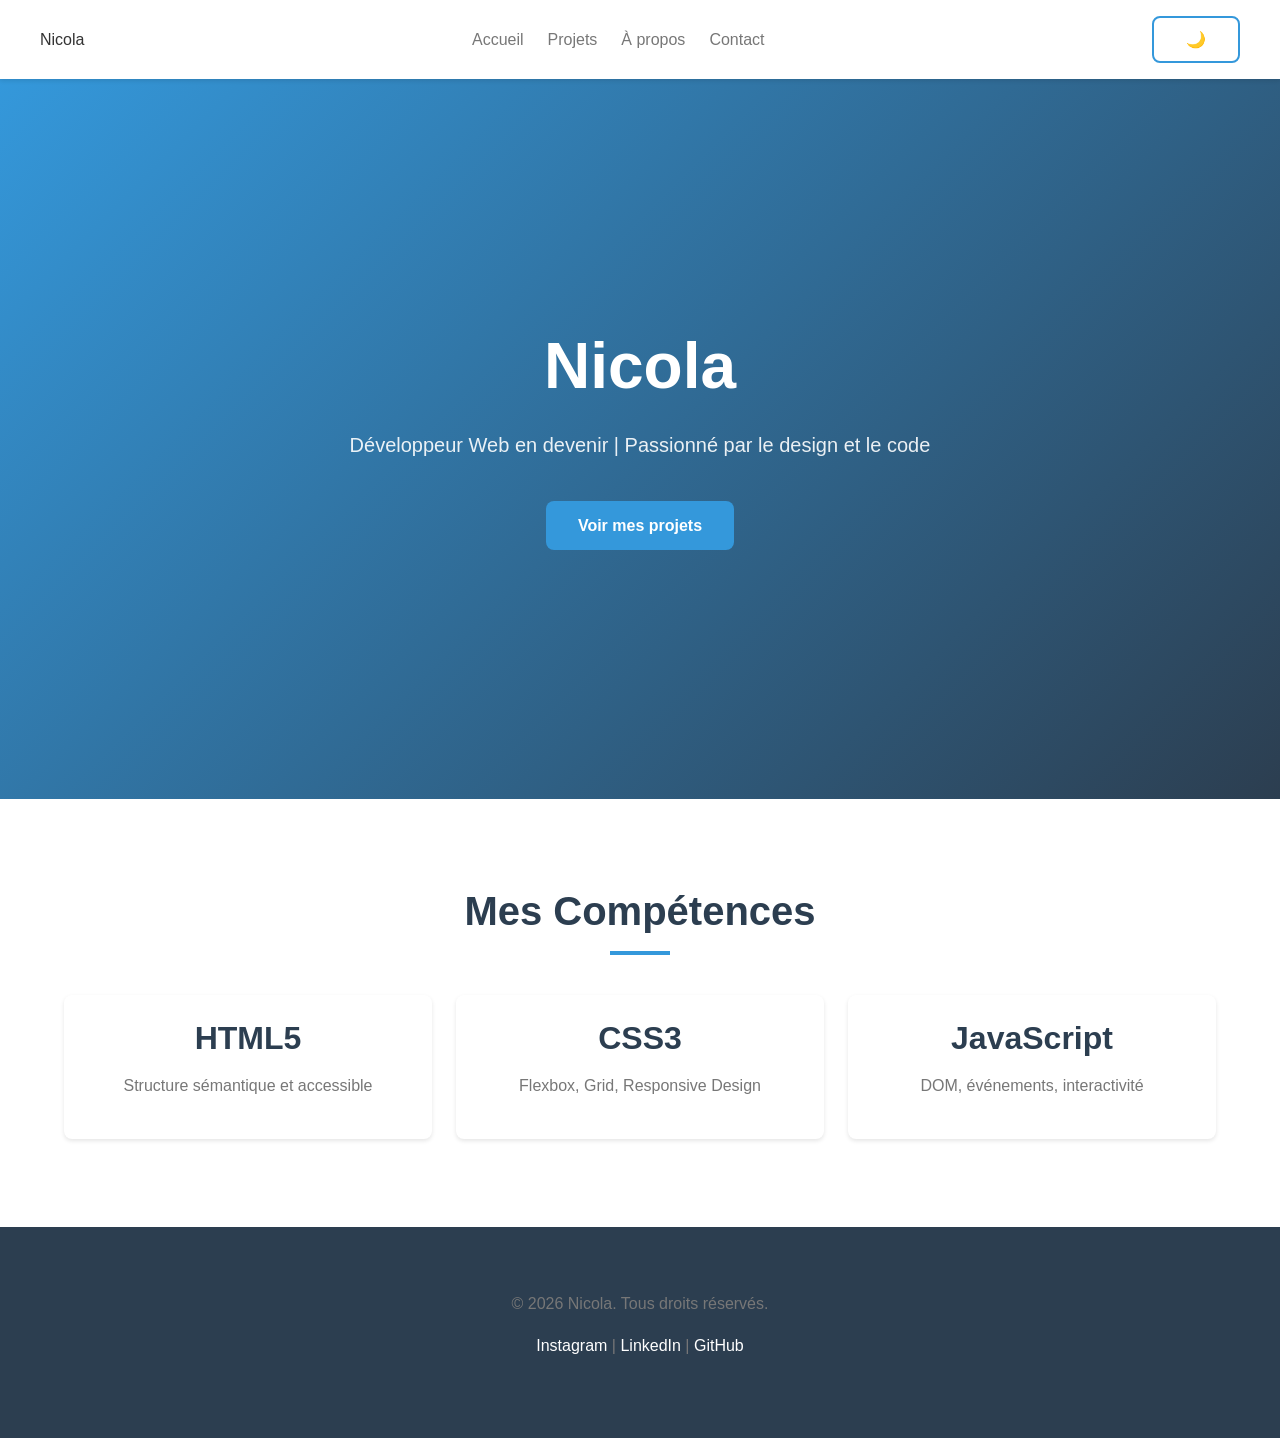
<file: index.html>
<!DOCTYPE html>
<html lang="fr">
<head>
    <meta charset="utf-8">
    <meta name="viewport" content="width=device-width, initial-scale=1.0">
    <title>Nicola - Développeur Web</title>
    <link rel="stylesheet" href="css/style.css">
</head>
<body>
    <!-- Header : Navbar -->
    <header class="header">
        <nav class="navbar container">
            <div class="nav-logo">Nicola</div>
            <ul class="nav-links">
                <li><a href="index.html">Accueil</a></li>
                <li><a href="projets.html">Projets</a></li>
                <li><a href="apropos.html">À propos</a></li>
                <li><a href="contact.html">Contact</a></li>
            </ul>
            <button id="btnTheme" class="btn btn-secondary">🌙</button>
        </nav>
    </header>

    <!-- Hero Section -->
    <section class="hero">
        <div class="container">
            <h1>Nicola</h1>
            <p>Développeur Web en devenir | Passionné par le design et le code</p>
            <a href="projets.html" class="btn btn-primary">Voir mes projets</a>
        </div>
    </section>

    <!-- Section Compétences -->
    <section class="section">
        <div class="container">
            <h2 class="section-title">Mes Compétences</h2>
            <div class="grid grid-3">
                <div class="card text-center">
                    <h3>HTML5</h3>
                    <p>Structure sémantique et accessible</p>
                </div>
                <div class="card text-center">
                    <h3>CSS3</h3>
                    <p>Flexbox, Grid, Responsive Design</p>
                </div>
                <div class="card text-center">
                    <h3>JavaScript</h3>
                    <p>DOM, événements, interactivité</p>
                </div>
            </div>
        </div>
    </section>

    <!-- Footer -->
    <footer class="footer">
        <div class="container">
            <p>&copy; 2026 Nicola. Tous droits réservés.</p>
            <p>
                <a href="https://www.instagram.com/kikasvryat" target="_blank">Instagram</a> |
                <a href="#">LinkedIn</a> |
                <a href="#">GitHub</a>
            </p>
        </div>
    </footer>

    <script src="js/script.js"></script>
</body>
</html>
</file>
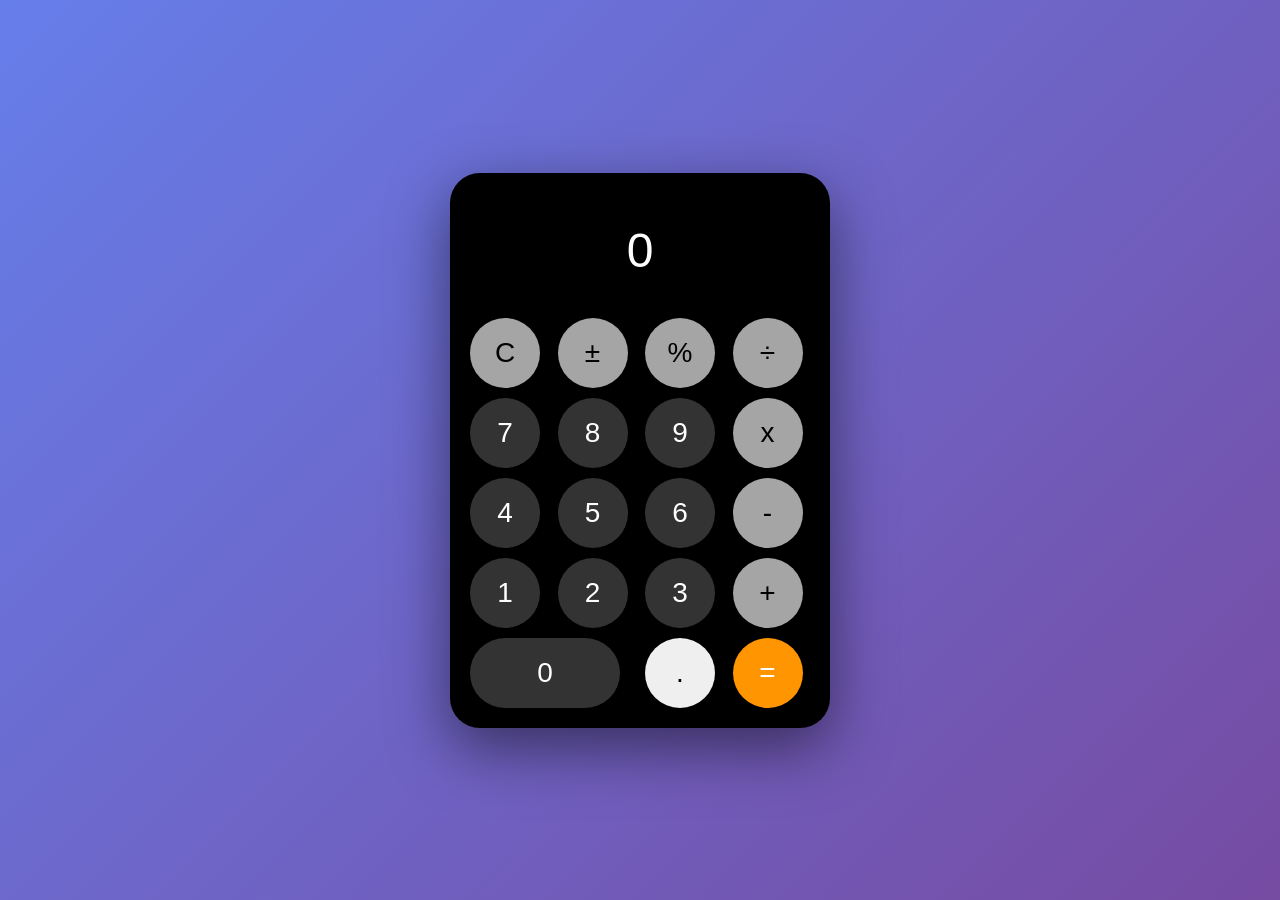
<file: projet/calculatrice v2/index.html>
<!DOCTYPE html>
<html lang="fr">
    <head>
        <meta charset="utf-8">
        <meta name="viewport" content="width=device-width, initial-scale=1.0">
        <title>Calculatrice V2</title>
        <link rel="stylesheet" href="style.css">
    </head>

    <body>
        <div class="calculatrice">

            <div id="ecran" class="ecran">0</div>

            <div class="boutons"> 
                <!--1er ligne-->
                <button id="btnClear" class="btn btn-fonction">C</button>
                <button id="btnPlusMoins" class="btn btn-fonction">±</button>
                <button id="btnPourcent" class="btn btn-fonction">%</button>
                <button id="btnDiviser" class="btn btn-fonction">÷</button>
                <!--2ème ligne-->
                <button data-numero="7" class="btn btn-numero">7</button>
                <button data-numero="8" class="btn btn-numero">8</button>
                <button data-numero="9" class="btn btn-numero">9</button>
                <button id="btnMultiplier" class="btn btn-fonction">x</button>
                <!--3ème ligne-->
                <button data-numero="4" class="btn btn-numero">4</button>
                <button data-numero="5" class="btn btn-numero">5</button>
                <button data-numero="6" class="btn btn-numero">6</button>
                <button id="btnSoustraire" class="btn btn-fonction">-</button>
                <!--4ème ligne-->
                <button data-numero="1" class="btn btn-numero">1</button>
                <button data-numero="2" class="btn btn-numero">2</button>
                <button data-numero="3" class="btn btn-numero">3</button>
                <button id="btnAdditionner" class="btn btn-fonction">+</button>
                <!--5ème ligne-->
                <button data-numero="0" class="btn btn-numero btn-zero">0</button>
                <button id="btnVirgule" class="btn">.</button>
                <button id="btnEgal" class="btn btn-egal">=</button>
            </div>
        </div>
        <script src="script.js"></script>
    </body>
</html>
</file>
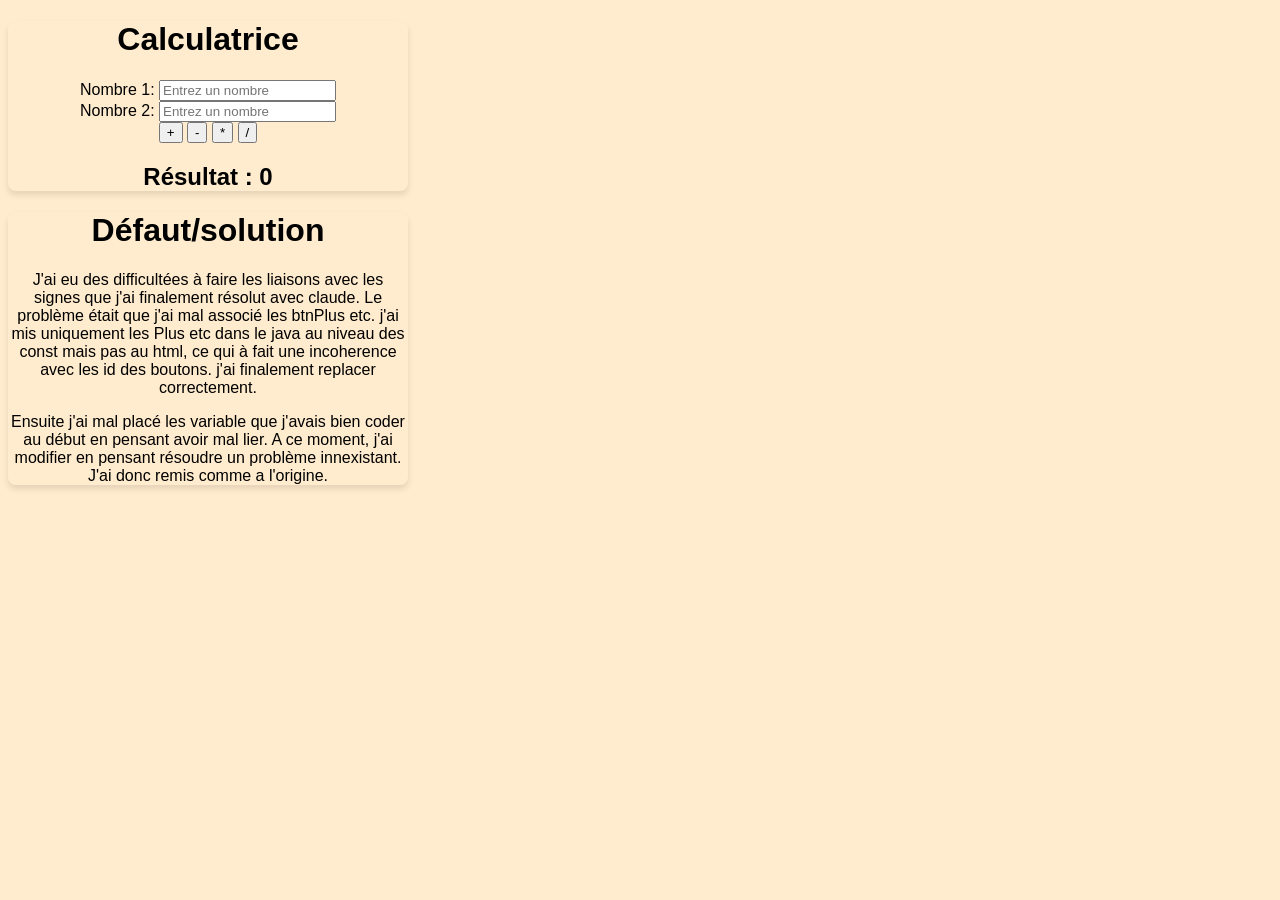
<file: projet/calculatrice/index.html>
<!DOCTYPE html>
<html lang="fr">
    <head>
        <meta charset="utf-8">
        <meta name="viewport" content="width=device-width , initial-scale=1.0">
        <title>Calculatrice v1</title>
        <link rel="stylesheet" href="style.css">      
    </head>

    <body>
        <div class="container">
            <h1>Calculatrice</h1>
            
            <div class="input-group">
                <label for="nombre1">Nombre 1: </label>
                <input type="number" id="nombre1" placeholder="Entrez un nombre">
            </div>

            <div class="input-group">
                <label for="nombre2">Nombre 2: </label>
                <input type="number" id="nombre2" placeholder="Entrez un nombre">
            </div>

            <div class="buttons">
                <button id="btnPlus">+</button>
                <button id="btnMoins">-</button>
                <button id="btnFois">*</button>
                <button id="btnDivise">/</button>
            </div>

            <div class="resultat">
                <h2>Résultat : <span id="seeresultat">0</span></h2>
            </div>

        </div>
        
        <div class="container">
            <h1>Défaut/solution</h1>
            <p>J'ai eu des difficultées à faire les liaisons avec les signes que j'ai finalement résolut avec claude. Le problème était que j'ai mal associé les btnPlus etc. j'ai mis uniquement les Plus etc dans le java au niveau des const mais pas au html, ce qui à fait une incoherence avec les id des boutons. j'ai finalement replacer correctement.</p>
            <p>Ensuite j'ai mal placé les variable que j'avais bien coder au début en pensant avoir mal lier. A ce moment, j'ai modifier en pensant résoudre un problème innexistant. J'ai donc remis comme a l'origine. </p>
        </div>
        <script src="script.js"></script>
    </body>
</html>
</file>
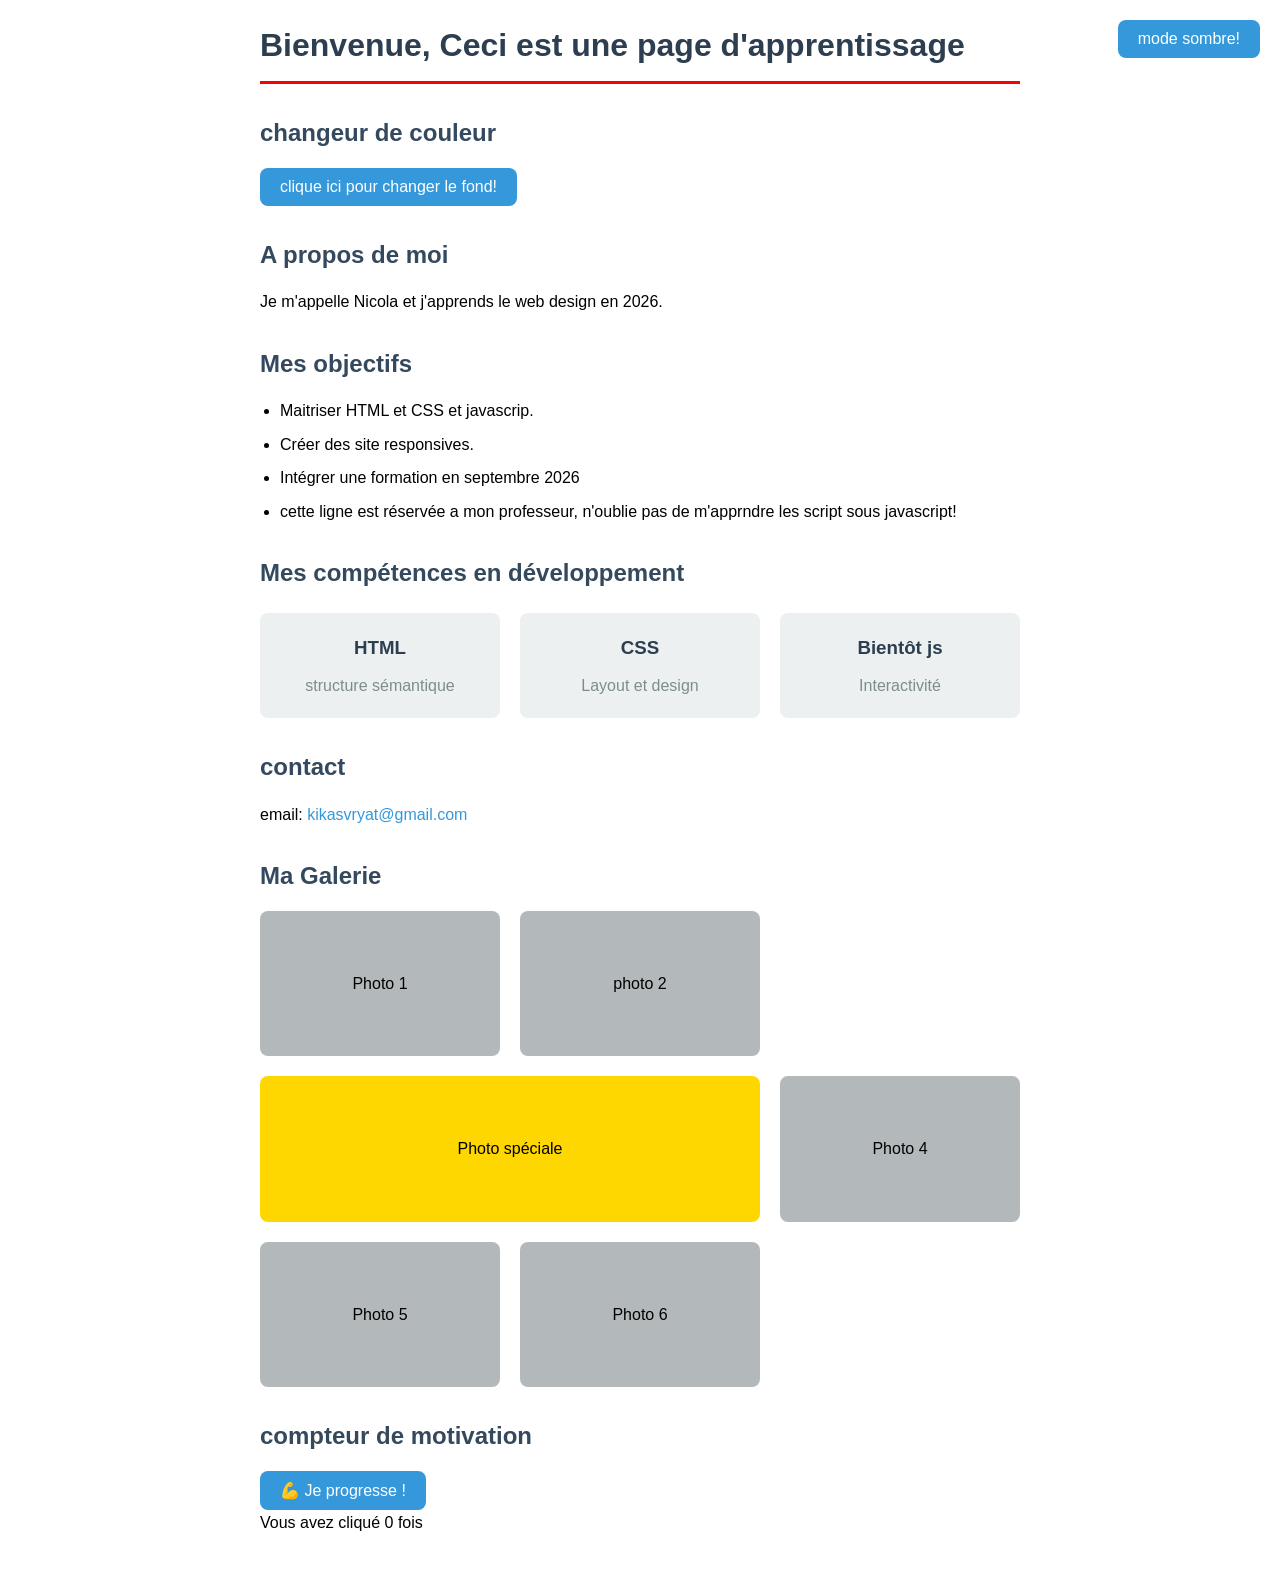
<file: projet/projet-web/index.html>
<!DOCTYPE html>
<html lang="fr">
    <head>
        <meta charset="utf-8">
        <meta name="viewport" content= "width=device-width, initial-scale=1.0">
        <title>Ma page perso</title>
        <link rel="stylesheet" href="style.css">
    </head>
    <body>
        <h1>Bienvenue, Ceci est une page d'apprentissage</h1>

        <button id="btnTheme">mode sombre!</button>

        <h2>changeur de couleur</h2>
        <button id="btnCouleur"> clique ici pour changer le fond!</button>

        <h2> A propos de moi</h2>
        <p>Je m'appelle Nicola et j'apprends le web design en 2026.</p>

        <H2>Mes objectifs</H2>
        <ul>
            <li>Maitriser HTML et CSS et javascrip.</li>
            <li>Créer des site responsives.</li>
            <li>Intégrer une formation en septembre 2026</li>
            <li>cette ligne est réservée a mon professeur, n'oublie pas de m'apprndre les script sous javascript! </li>
        </ul>

        <h2>Mes compétences en développement</h2>
        <div class="skills-container">
            <div class="skill-card">
                <h3>HTML</h3>
                <p>structure sémantique</p>
            </div>
            <div class="skill-card">
                <h3>CSS</h3>
                <p>Layout et design</p>
            </div>
            <div class="skill-card">
                <h3>Bientôt js</h3>
                <P>Interactivité</P>
            </div>
        </div>

        <h2>contact</h2>
        <p>email: <a href="mailto:kikasvryat@gmail.com">kikasvryat@gmail.com</a></p>

        <h2>Ma Galerie</h2>
        <div class="photo-gallery">
            <div class="photo-item">Photo 1</div>
            <div class="photo-item">photo 2</div>
            <div class="photo-item special">Photo spéciale</div>
            <div class="photo-item">Photo 4</div>
            <div class="photo-item">Photo 5</div>
            <div class="photo-item">Photo 6</div>
        </div>

        <h2>compteur de motivation</h2>
        <button id="btnMotivation">💪 Je progresse !</button>
        <p>Vous avez cliqué <span id="compteurMotivation">0</span> fois</p>

        <script src="script.js"></script>
    </body>
</html>
</file>
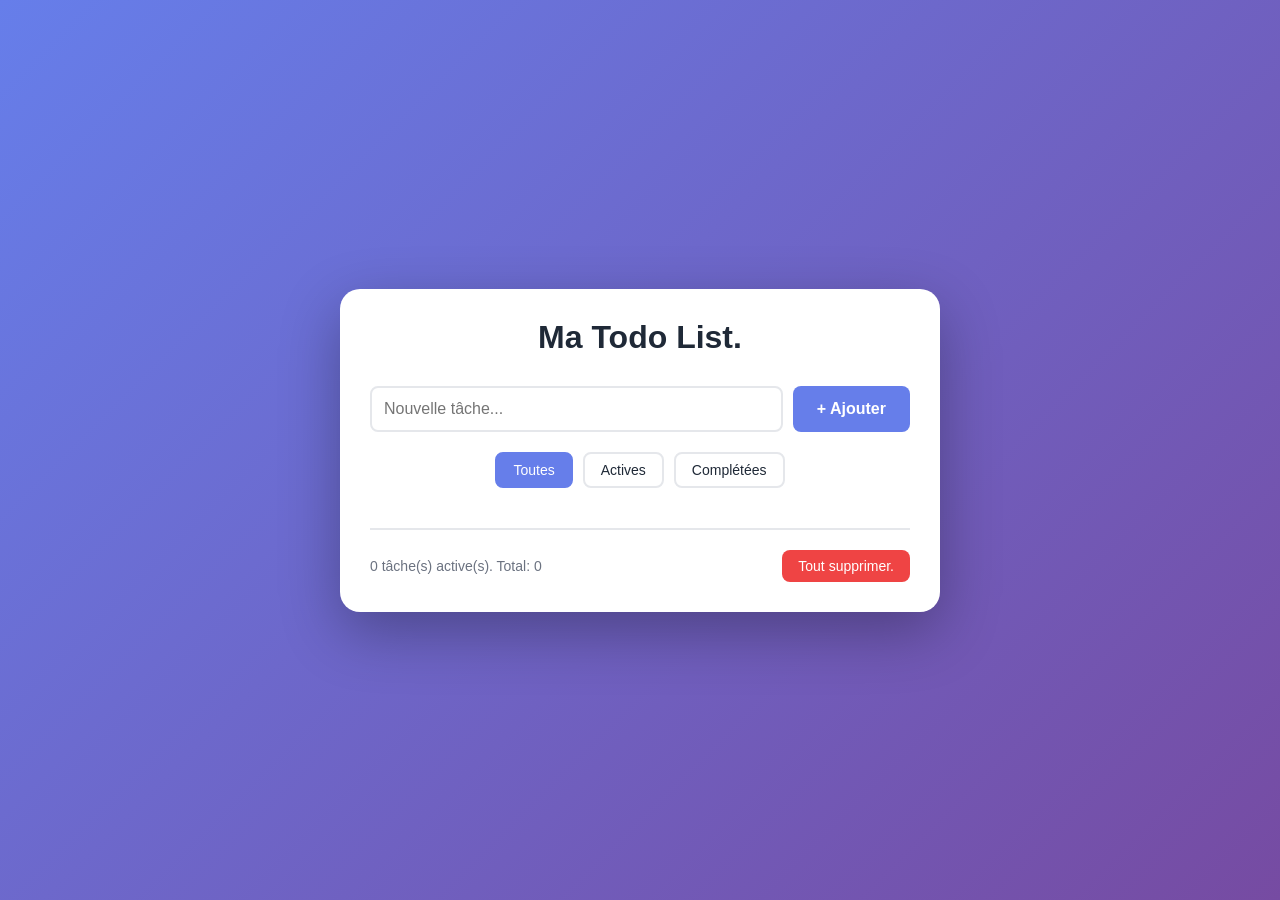
<file: projet/todo-list/index.html>
<!DOCTYPE html>
<html lang="fr">
    <head>
        <meta charset="utf-8">
        <meta name="viewport" content="width=device-width, initial-scale=1.0">
        <title>Todo List</title>
        <link rel="stylesheet" href="style.css">
    </head>

    <body>
        <div class="container">
            <h1>Ma Todo List.</h1>
            <div class="add-task">
                <input type="text" id="taskInput" placeholder="Nouvelle tâche...">
                <button id="addButton">+ Ajouter</button>
            </div>
        
            <div class="filters">
                <button class="filter-btn active" id="filterAll">Toutes</button>
                <button class="filter-btn" id="filterActive">Actives</button>
                <button class="filter-btn" id="filterCompleted">Complétées</button>
            </div>
        
            <ul id="taskList" class="task-list">

            </ul>

    
        
            <div class="footer">
                <div class="counter">
                    <span id="activeCount">0</span> tâche(s) active(s).
                    Total: <span id="totalCount">0</span> 
                </div>
                <button id="clearAll" class="clear-btn">Tout supprimer.</button>
            </div>

        </div>

        <script src="script.js"></script>
    </body>
</file>
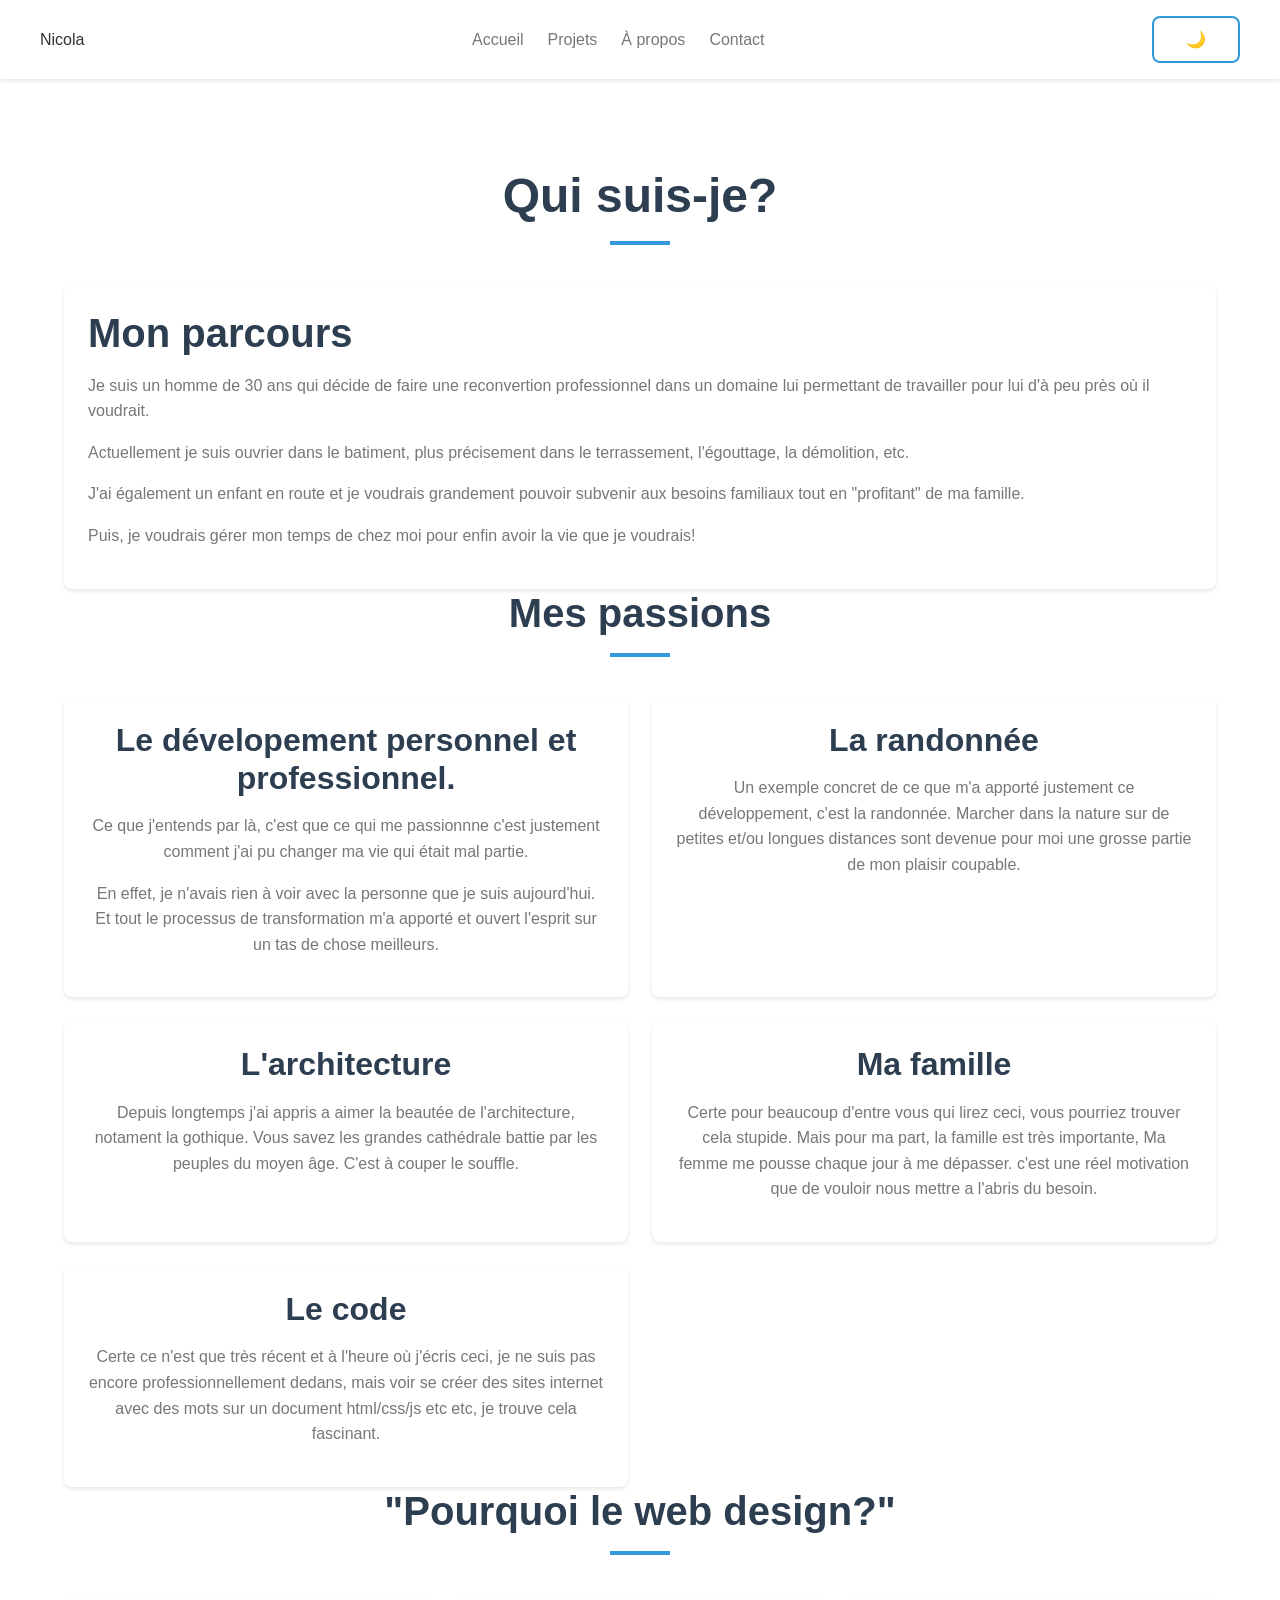
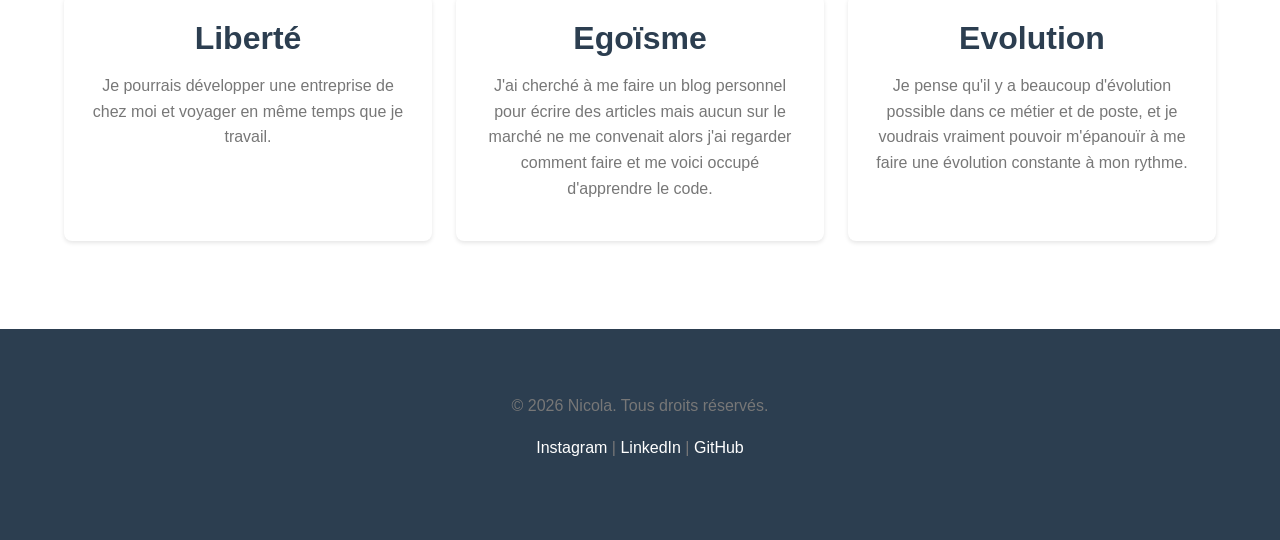
<file: apropos.html>
<!DOCTYPE html>
<html lang="fr">
<head>
    <meta charset="utf-8">
    <meta name="viewport" content="width=device-width, initial-scale=1.0">
    <title>Nicola - Développeur Web</title>
    <link rel="stylesheet" href="css/style.css">
</head>
<body>
    <!-- Header : Navbar -->
    <header class="header">
        <nav class="navbar container">
            <div class="nav-logo">Nicola</div>
            <ul class="nav-links">
                <li><a href="index.html">Accueil</a></li>
                <li><a href="projets.html">Projets</a></li>
                <li><a href="apropos.html">À propos</a></li>
                <li><a href="contact.html">Contact</a></li>
            </ul>
            <button id="btnTheme" class="btn btn-secondary">🌙</button>
        </nav>
    </header>

        <section class="section">
        <div class="container">           
            <H1 class="section-title">Qui suis-je?</H1>
            <div class="card">
                <h2>Mon parcours</h2>
                <p>Je suis un homme de 30 ans qui décide de faire une reconvertion professionnel dans un domaine lui permettant de travailler pour lui d'à peu près où il voudrait.</p>
                <p>Actuellement je suis ouvrier dans le batiment, plus précisement dans le terrassement, l'égouttage, la démolition, etc.</p>
                <p>J'ai également un enfant en route et je voudrais grandement pouvoir subvenir aux besoins familiaux tout en "profitant" de ma famille.</p>
                <p>Puis, je voudrais gérer mon temps de chez moi pour enfin avoir la vie que je voudrais! </p>
            </div>

            <h2 class="section-title">Mes passions</h2>
            <div class="grid grid-2">
                <div class="card text-center">
                    <h3>Le dévelopement personnel et professionnel.</h3>
                    <p>Ce que j'entends par là, c'est que ce qui me passionnne c'est justement comment j'ai pu changer ma vie qui était mal partie.</p>
                    <p>En effet, je n'avais rien à voir avec la  personne que je suis aujourd'hui. Et tout le processus de transformation m'a apporté et ouvert l'esprit sur un tas de chose meilleurs.</p>
                </div>
                <div class="card text-center">
                    <h3>La randonnée</h3>
                    <p>Un exemple concret de ce que m'a apporté justement ce développement, c'est la randonnée. Marcher dans la nature sur de petites et/ou longues distances sont devenue pour moi une grosse partie de mon plaisir coupable.</p>
                </div>
                <div class="card text-center">
                    <h3>L'architecture</h3>
                    <p>Depuis longtemps j'ai appris a aimer la beautée de l'architecture, notament la gothique. Vous savez les grandes cathédrale battie par les peuples du moyen âge. C'est à couper le souffle.</p>
                </div>
                <div class="card text-center">
                    <h3>Ma famille</h3>
                    <p>Certe pour beaucoup d'entre vous qui lirez ceci, vous pourriez trouver cela stupide. Mais pour ma part, la famille est très importante, Ma femme me pousse chaque jour à me dépasser. c'est une réel motivation que de vouloir nous mettre a l'abris du besoin.</p>
                </div>
                <div class="card text-center">
                    <h3>Le code</h3>
                    <p>Certe ce n'est que très récent et à l'heure où j'écris ceci, je ne suis pas encore professionnellement dedans, mais voir se créer des sites internet avec des mots sur un document html/css/js etc etc, je trouve cela fascinant.</p>
                </div>
            </div>

            <h2 class="section-title">"Pourquoi le web design?"</h2>
            <div class="grid grid-3">
                <div class="card text-center">
                    <h3>Liberté</h3>
                    <p>Je pourrais développer une entreprise de chez moi et voyager en même temps que je travail.</p>
                </div>
                <div class="card text-center">
                    <h3>Egoïsme</h3>
                    <P>J'ai cherché à me faire un blog personnel pour écrire des articles mais aucun sur le marché ne me convenait alors j'ai regarder comment faire et me voici occupé d'apprendre le code.</P>
                </div>
                <div class="card text-center">
                    <h3>Evolution</h3>
                    <p>Je pense qu'il y a beaucoup d'évolution possible dans ce métier et de poste, et je voudrais vraiment pouvoir m'épanouïr à me faire une évolution constante à mon rythme.</p>
                </div>
            </div>
        </section>

            <footer class="footer">
        <div class="container">
            <p>&copy; 2026 Nicola. Tous droits réservés.</p>
            <p>
                <a href="https://www.instagram.com/kikasvryat" target="_blank">Instagram</a> |
                <a href="#">LinkedIn</a> |
                <a href="#">GitHub</a>
            </p>
        </div>
    </footer>

    <script src="js/script.js"></script>
</body>
</file>
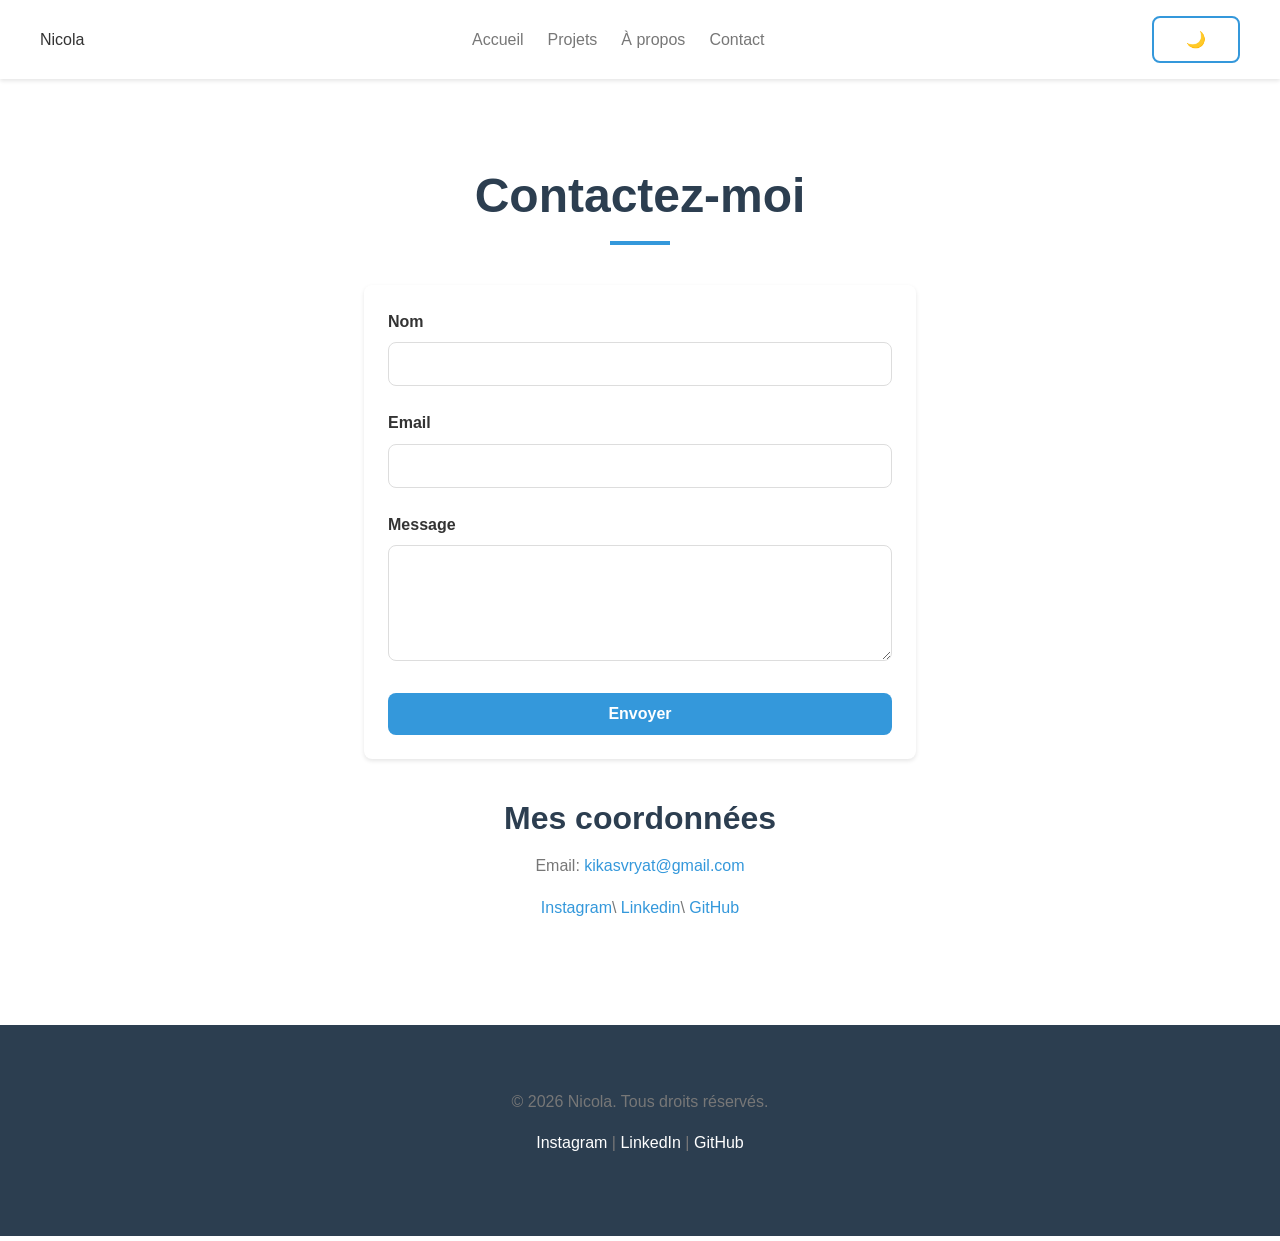
<file: contact.html>
<!DOCTYPE html>
<html lang="fr">
<head>
    <meta charset="utf-8">
    <meta name="viewport" content="width=device-width, initial-scale=1.0">
    <title>Nicola - Développeur Web</title>
    <link rel="stylesheet" href="css/style.css">
</head>
<body>
    <!-- Header : Navbar -->
    <header class="header">
        <nav class="navbar container">
            <div class="nav-logo">Nicola</div>
            <ul class="nav-links">
                <li><a href="index.html">Accueil</a></li>
                <li><a href="projets.html">Projets</a></li>
                <li><a href="apropos.html">À propos</a></li>
                <li><a href="contact.html">Contact</a></li>
            </ul>
            <button id="btnTheme" class="btn btn-secondary">🌙</button>
        </nav>  
    </header>

    <section class="section">
        <div class="container" style="max-width: 600px;">
            <h1 class="section-title">Contactez-moi</h1>

            <div class="card">
                <form id="contactForm">

                    <div class="mb-md">
                        <label for="name" style="display: block; margin-bottom: 8px; font-weight: 600;">Nom</label>
                        <input type="text" id="name" name="name" required style="width: 100%; padding: 12px; border: 1px solid #ddd; border-radius: 8px; font-size: 16px;">
                    </div>
                    <div class="mb-md">
                        <label for="email" style="display: block; margin-bottom: 8px; font-weight: 600;">Email</label>
                        <input type="email" id="email" name="email" required style="width: 100%; padding: 12px; border: 1px solid #ddd; border-radius: 8px; font-size: 16px;">
                    </div>
                    <div class="mb-md">
                        <label for="message" style="display: block; margin-bottom: 8px; font-weight: 600;">Message</label>
                        <textarea id="message" name="message" rows="5" required style="width: 100%; padding: 12px; border: 1px solid #ddd; border-radius: 8px; font-size: 16px;"></textarea>
                    </div>
                    <button type="submit"  class="btn btn-primary" style="width: 100%;">Envoyer</button>
                </form>
                <div id="formMessage" class="hidden mt-md" style="padding: 12px; border-radius: 8px; text-align: center;"></div>
            </div>

            <div class="mt-lg text-center">
                <h3>Mes coordonnées</h3>
                <p>Email: <a href="mailto:kikasvryat@gmail.com">kikasvryat@gmail.com</a></p>
                <p> 
                    <a href="https://www.instagram.com/kikasvryat" target="_blank">Instagram</a>\
                    <a href="#">Linkedin</a>\
                    <a href="#">GitHub</a>
                </p>
            </div> 
        </div>
    </section>

    <footer class="footer">
        <div class="container">
            <p>&copy; 2026 Nicola. Tous droits réservés.</p>
            <p>
                <a href="https://www.instagram.com/kikasvryat" target="_blank">Instagram</a> |
                <a href="#">LinkedIn</a> |
                <a href="#">GitHub</a>
            </p>
        </div>
    </footer>

    <script src="js/script.js"></script>
</body>
</file>
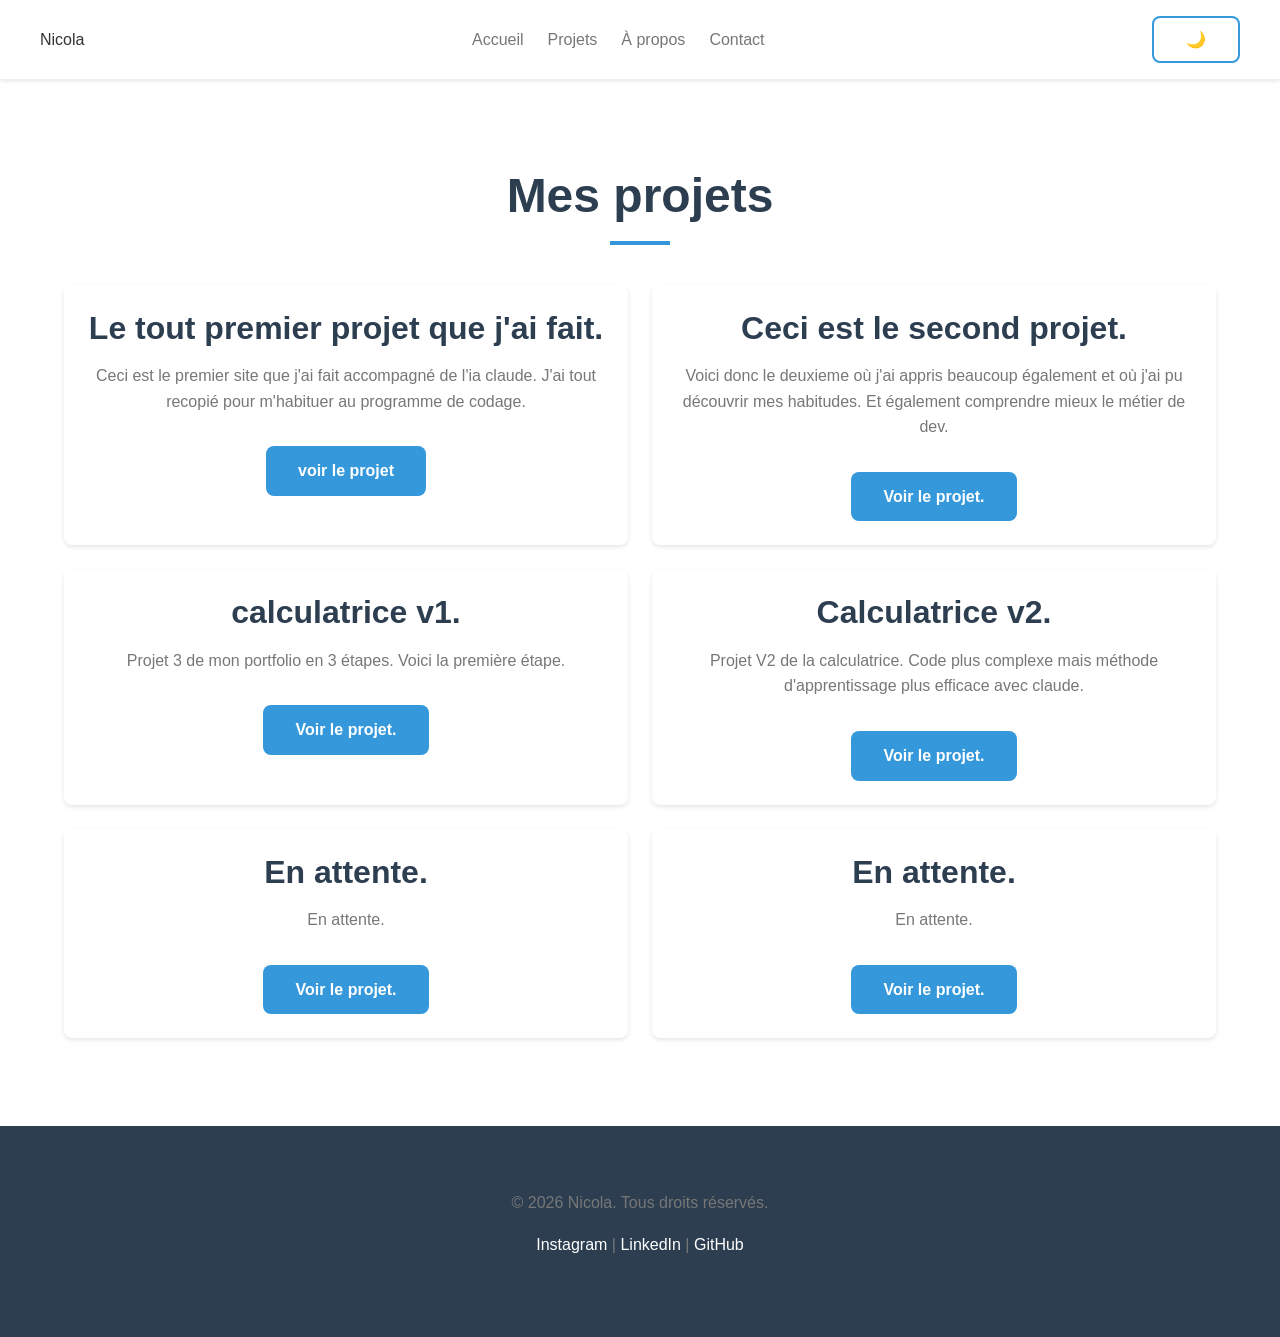
<file: projets.html>
<!DOCTYPE html>
<html lang="fr">
    <head>
        <meta charset="utf-8">
        <meta name ='viewport' content="width = device-width, initial-scale=1.0">
        <title>Mes projets - Nicola</title>
        <link rel="stylesheet" href="css/style.css">
    </head>
    <body>
        <!-- Header : Navbar -->
    <header class="header">
        <nav class="navbar container">
            <div class="nav-logo">Nicola</div>
            <ul class="nav-links">
                <li><a href="index.html">Accueil</a></li>
                <li><a href="projets.html">Projets</a></li>
                <li><a href="apropos.html">À propos</a></li>
                <li><a href="contact.html">Contact</a></li>
            </ul>
            <button id="btnTheme" class="btn btn-secondary">🌙</button>
        </nav>
    </header>
        <section class="section">
            <div class="container">
                <h1 class="section-title">Mes projets</h1>
                
                <div class="grid grid-2">
                    <div class="card text-center">
                        <h3>Le tout premier projet que j'ai fait.</h3>
                        <p>Ceci est le premier site que j'ai fait accompagné de l'ia claude. J'ai tout recopié pour m'habituer au programme de codage.</p>
                        <a href= "projet/1er/index.html" class=" btn btn-primary mt-sm">voir le projet</a>
                    </div>

                    <div class="card text-center">
                        <h3>Ceci est le second projet.</h3>
                        <p>Voici donc le deuxieme où j'ai appris beaucoup également et où j'ai pu découvrir mes habitudes. Et également comprendre mieux le métier de dev.</p>
                        <a href="projet/projet-web/index.html" class="btn btn-primary mt-sm">Voir le projet.</a>
                    </div>
                    
                    <div class="card text-center">
                        <h3>calculatrice v1.</h3>
                        <p>Projet 3 de mon portfolio en 3 étapes. Voici la première étape.</p>
                        <a href="projet/calculatrice/index.html" class="btn btn-primary mt-sm">Voir le projet.</a>
                    </div>

                    <div class="card text-center">
                        <h3>Calculatrice v2.</h3>
                        <p>Projet V2 de la calculatrice. Code plus complexe mais méthode d'apprentissage plus efficace avec claude.</p>
                        <a href="projet/calculatrice v2/index.html" class="btn btn-primary mt-sm"> Voir le projet.</a>
                    </div>

                    <div class="card text-center">
                        <h3>En attente.</h3>
                        <p>En attente.</p>
                        <a href="#" class="btn btn-primary mt-sm"> Voir le projet.</a>
                    </div>

                    <div class="card text-center">
                        <h3>En attente.</h3>
                        <p>En attente.</p>
                        <a href="#" class="btn btn-primary mt-sm"> Voir le projet.</a>
                    </div>
                </div>
            </div>   
        </section>

    <footer class="footer">
        <div class="container">
            <p>&copy; 2026 Nicola. Tous droits réservés.</p>
            <p>
                <a href="https://www.instagram.com/kikasvryat" target="_blank">Instagram</a> |
                <a href="#">LinkedIn</a> |
                <a href="https://github.com/kikasvryat-web">GitHub</a>
            </p>
        </div>
    </footer>

    <script src="js/script.js"></script>
</body>
</file>
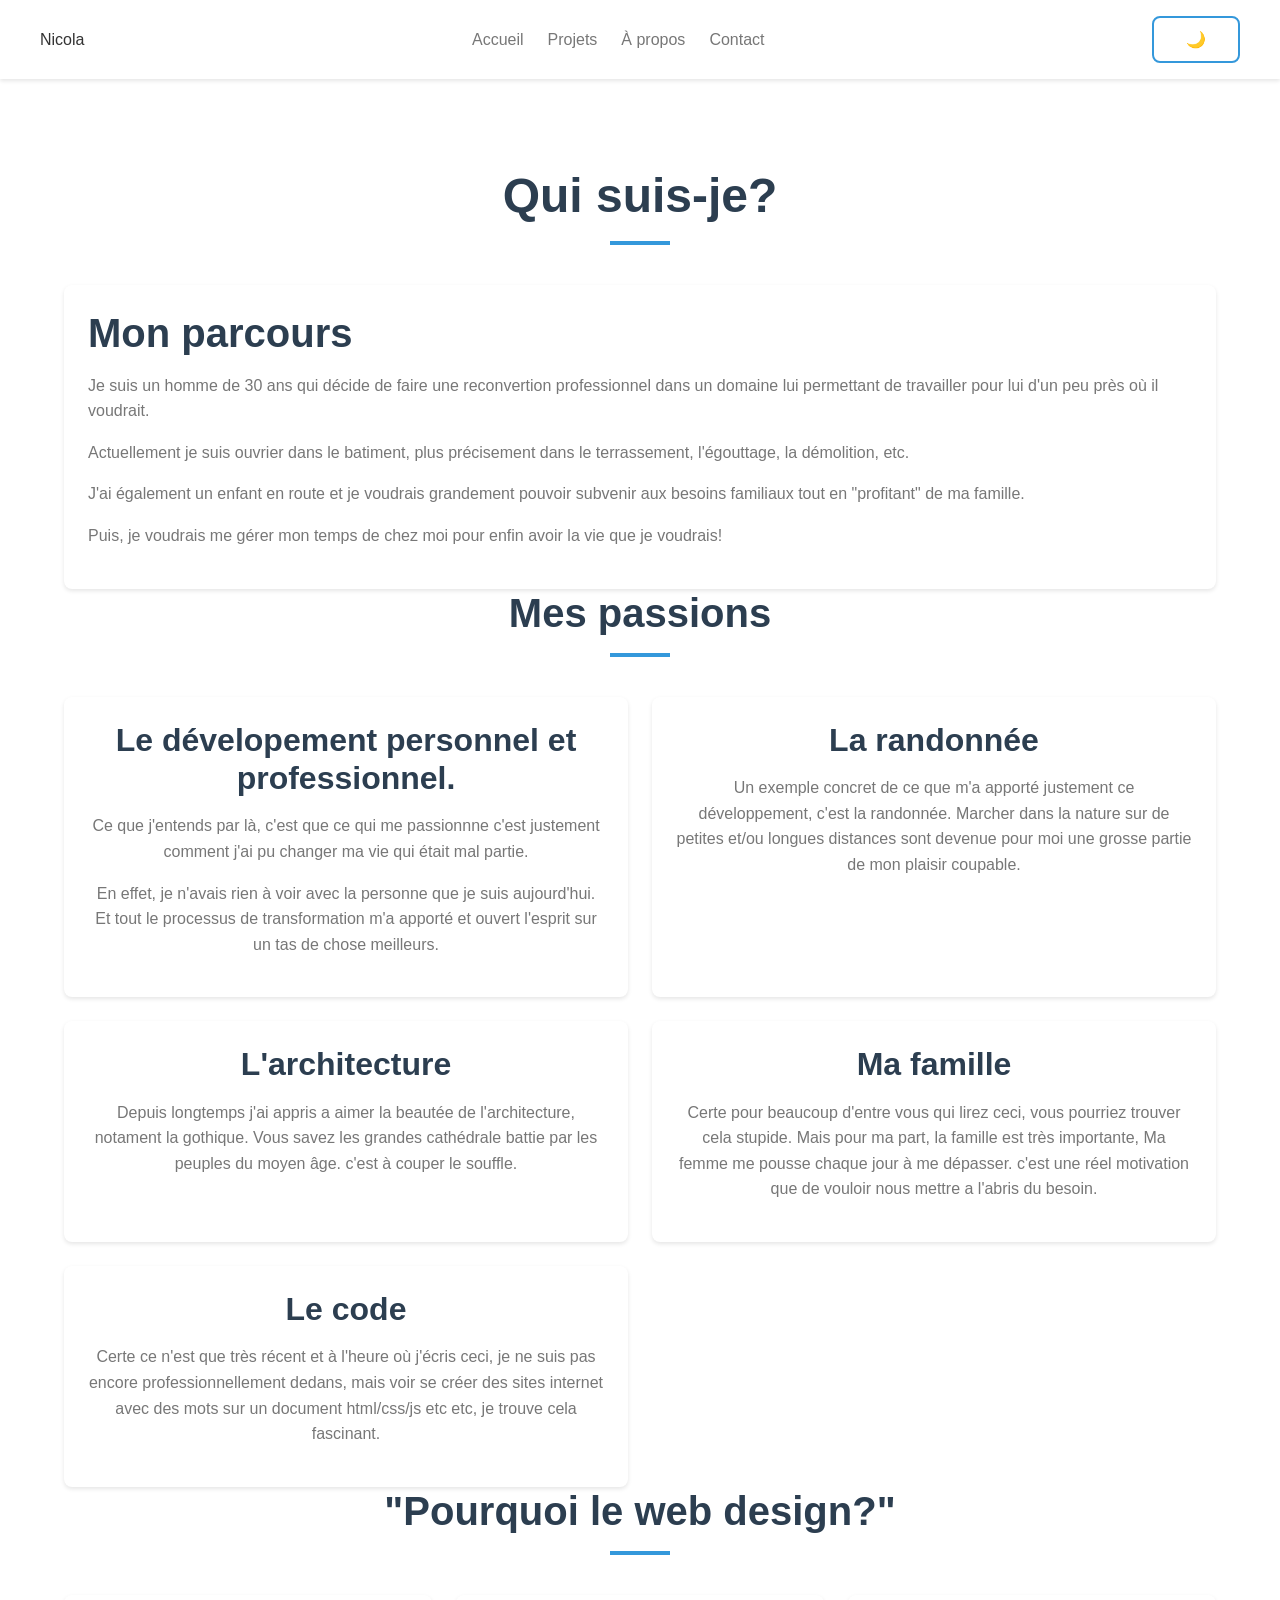
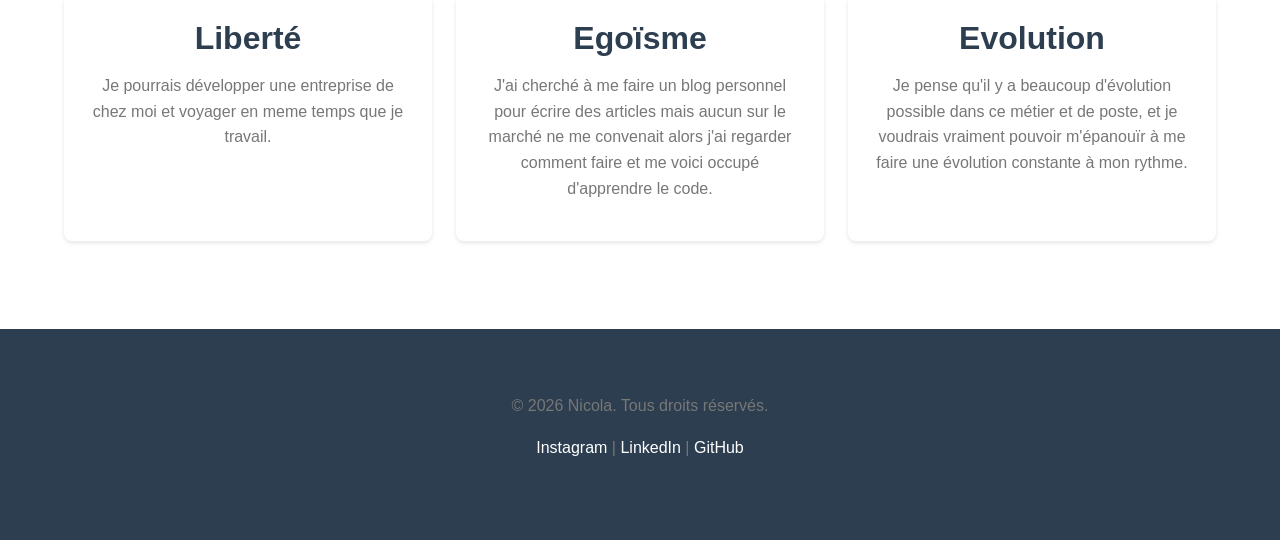
<file: portfolio/apropos.html>
<!DOCTYPE html>
<html lang="fr">
<head>
    <meta charset="utf-8">
    <meta name="viewport" content="width=device-width, initial-scale=1.0">
    <title>Nicola - Développeur Web</title>
    <link rel="stylesheet" href="css/style.css">
</head>
<body>
    <!-- Header : Navbar -->
    <header class="header">
        <nav class="navbar container">
            <div class="nav-logo">Nicola</div>
            <ul class="nav-links">
                <li><a href="index.html">Accueil</a></li>
                <li><a href="projets.html">Projets</a></li>
                <li><a href="apropos.html">À propos</a></li>
                <li><a href="contact.html">Contact</a></li>
            </ul>
            <button id="btnTheme" class="btn btn-secondary">🌙</button>
        </nav>
    </header>

        <section class="section">
        <div class="container">           
            <H1 class="section-title">Qui suis-je?</H1>
            <div class="card">
                <h2>Mon parcours</h2>
                <p>Je suis un homme de 30 ans qui décide de faire une reconvertion professionnel dans un domaine lui permettant de travailler pour lui d'un peu près où il voudrait.</p>
                <p>Actuellement je suis ouvrier dans le batiment, plus précisement dans le terrassement, l'égouttage, la démolition, etc.</p>
                <p>J'ai également un enfant en route et je voudrais grandement pouvoir subvenir aux besoins familiaux tout en "profitant" de ma famille.</p>
                <p>Puis, je voudrais me gérer mon temps de chez moi pour enfin avoir la vie que je voudrais! </p>
            </div>

            <h2 class="section-title">Mes passions</h2>
            <div class="grid grid-2">
                <div class="card text-center">
                    <h3>Le dévelopement personnel et professionnel.</h3>
                    <p>Ce que j'entends par là, c'est que ce qui me passionnne c'est justement comment j'ai pu changer ma vie qui était mal partie.</p>
                    <p>En effet, je n'avais rien à voir avec la  personne que je suis aujourd'hui. Et tout le processus de transformation m'a apporté et ouvert l'esprit sur un tas de chose meilleurs.</p>
                </div>
                <div class="card text-center">
                    <h3>La randonnée</h3>
                    <p>Un exemple concret de ce que m'a apporté justement ce développement, c'est la randonnée. Marcher dans la nature sur de petites et/ou longues distances sont devenue pour moi une grosse partie de mon plaisir coupable.</p>
                </div>
                <div class="card text-center">
                    <h3>L'architecture</h3>
                    <p>Depuis longtemps j'ai appris a aimer la beautée de l'architecture, notament la gothique. Vous savez les grandes cathédrale battie par les peuples du moyen âge. c'est à couper le souffle.</p>
                </div>
                <div class="card text-center">
                    <h3>Ma famille</h3>
                    <p>Certe pour beaucoup d'entre vous qui lirez ceci, vous pourriez trouver cela stupide. Mais pour ma part, la famille est très importante, Ma femme me pousse chaque jour à me dépasser. c'est une réel motivation que de vouloir nous mettre a l'abris du besoin.</p>
                </div>
                <div class="card text-center">
                    <h3>Le code</h3>
                    <p>Certe ce n'est que très récent et à l'heure où j'écris ceci, je ne suis pas encore professionnellement dedans, mais voir se créer des sites internet avec des mots sur un document html/css/js etc etc, je trouve cela fascinant.</p>
                </div>
            </div>

            <h2 class="section-title">"Pourquoi le web design?"</h2>
            <div class="grid grid-3">
                <div class="card text-center">
                    <h3>Liberté</h3>
                    <p>Je pourrais développer une entreprise de chez moi et voyager en meme temps que je travail.</p>
                </div>
                <div class="card text-center">
                    <h3>Egoïsme</h3>
                    <P>J'ai cherché à me faire un blog personnel pour écrire des articles mais aucun sur le marché ne me convenait alors j'ai regarder comment faire et me voici occupé d'apprendre le code.</P>
                </div>
                <div class="card text-center">
                    <h3>Evolution</h3>
                    <p>Je pense qu'il y a beaucoup d'évolution possible dans ce métier et de poste, et je voudrais vraiment pouvoir m'épanouïr à me faire une évolution constante à mon rythme.</p>
                </div>
            </div>
        </section>

            <footer class="footer">
        <div class="container">
            <p>&copy; 2026 Nicola. Tous droits réservés.</p>
            <p>
                <a href="https://www.instagram.com/kikasvryat" target="_blank">Instagram</a> |
                <a href="#">LinkedIn</a> |
                <a href="#">GitHub</a>
            </p>
        </div>
    </footer>

    <script src="js/script.js"></script>
</body>
</file>
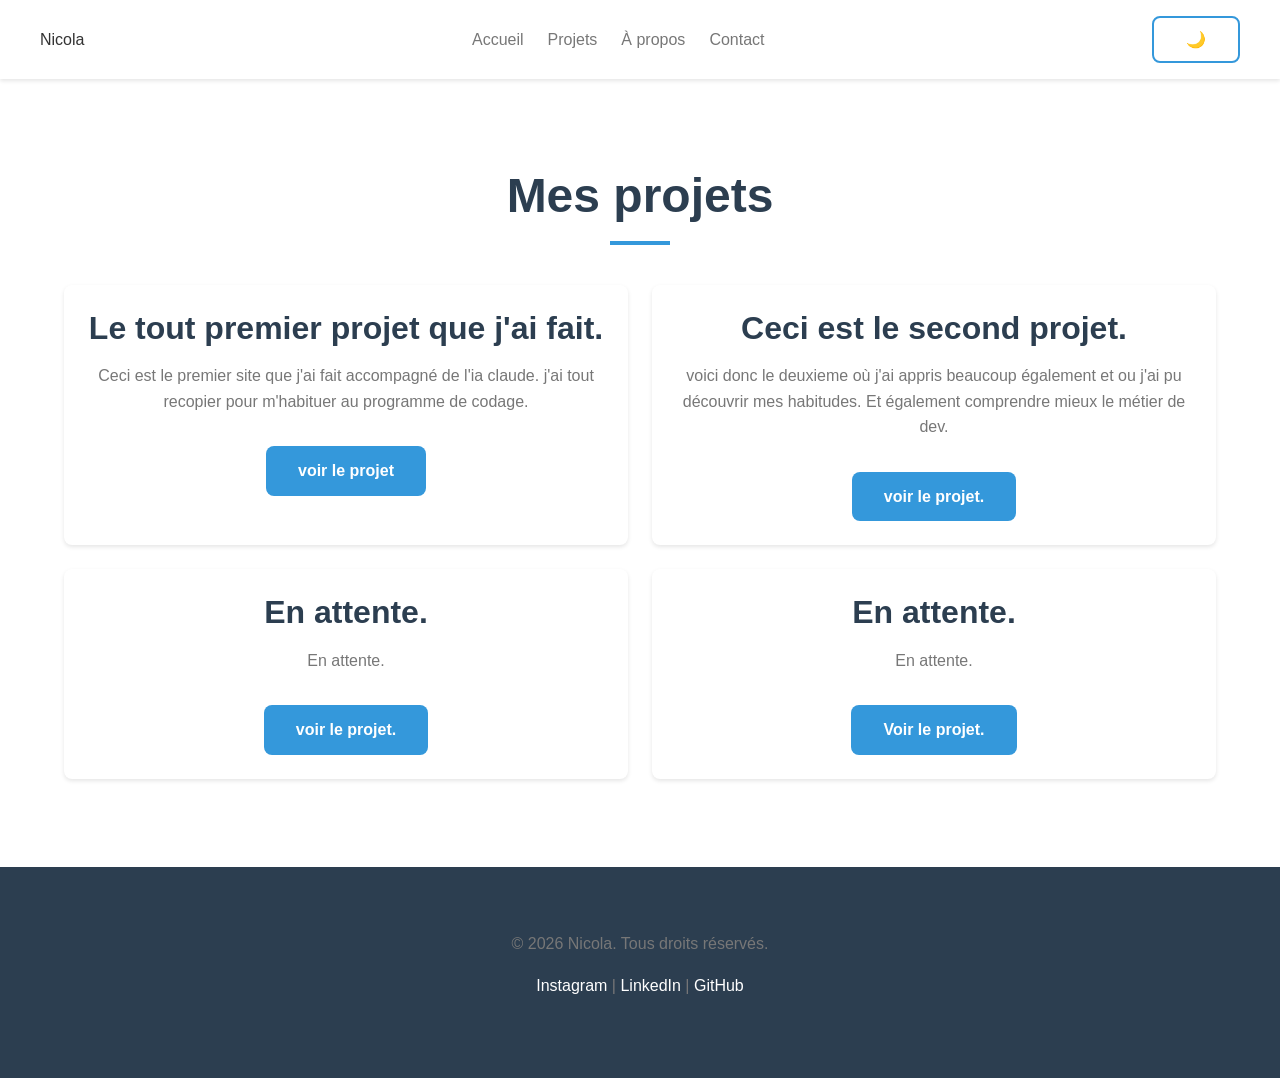
<file: portfolio/projets.html>
<!DOCTYPE html>
<html lang="fr">
    <head>
        <meta charset="utf-8">
        <meta name ='viewport' content="width = device-width, initial-scale=1.0">
        <title>Mes projets - Nicola</title>
        <link rel="stylesheet" href="css/style.css">
    </head>
    <body>
        <!-- Header : Navbar -->
    <header class="header">
        <nav class="navbar container">
            <div class="nav-logo">Nicola</div>
            <ul class="nav-links">
                <li><a href="index.html">Accueil</a></li>
                <li><a href="projets.html">Projets</a></li>
                <li><a href="apropos.html">À propos</a></li>
                <li><a href="contact.html">Contact</a></li>
            </ul>
            <button id="btnTheme" class="btn btn-secondary">🌙</button>
        </nav>
    </header>
        <section class="section">
            <div class="container">
                <h1 class="section-title">Mes projets</h1>
                
                <div class="grid grid-2">
                    <div class="card text-center">
                        <h3>Le tout premier projet que j'ai fait.</h3>
                        <p>Ceci est le premier site que j'ai fait accompagné de l'ia claude. j'ai tout recopier pour m'habituer au programme de codage.</p>
                        <a href= "projet/1er/index.html" class=" btn btn-primary mt-sm">voir le projet</a>
                    </div>

                    <div class="card text-center">
                        <h3>Ceci est le second projet.</h3>
                        <p>voici donc le deuxieme où j'ai appris beaucoup également et ou j'ai pu découvrir mes habitudes. Et également comprendre mieux le métier de dev.</p>
                        <a href="projet/projet-web/index.html" class="btn btn-primary mt-sm">voir le projet.</a>
                    </div>
                    
                    <div class="card text-center">
                        <h3>En attente.</h3>
                        <p>En attente.</p>
                        <a href="#" class="btn btn-primary mt-sm">voir le projet.</a>
                    </div>

                    <div class="card text-center">
                        <h3>En attente.</h3>
                        <p>En attente.</p>
                        <a href="#" class="btn btn-primary mt-sm"> Voir le projet.</a>
                    </div>
                </div>
            </div>   
        </section>

    <footer class="footer">
        <div class="container">
            <p>&copy; 2026 Nicola. Tous droits réservés.</p>
            <p>
                <a href="https://www.instagram.com/kikasvryat" target="_blank">Instagram</a> |
                <a href="#">LinkedIn</a> |
                <a href="#">GitHub</a>
            </p>
        </div>
    </footer>

    <script src="js/script.js"></script>
</body>
</file>
<file: css/style.css>
/*======================================
Tables des matières.
1.reset & base
2.variables css
3.typographie
4.classes utilitaires
5.composants réutilisables
6.layout ( Header, Footer, Sections)
7.pages spécifiques
8.responsive
======================================*/

/* ==========1. reset & base==========*/
*{
    margin:0;
    padding:0;
    box-sizing: border-box;
}

html {
    scroll-behavior: smooth; /* scroll fluide pour les ancres*/
}

body {
    font-family: 'Segoe UI', Tahoma, Geneva, Verdana, sans-serif;
    line-height: 1.6;
    color: #333;
    background-color: #fff;
    transition: background-color 0.3s, color 0.3s;
}

/*=========2. variables css===========*/
:root {
    /* couleurs principales */
    --color-primary: #3498db;
    --color-secondary: #2c3e50;
    --color-accent: #e74c3c;
    --color-success: #2ecc71;

    /*couleurs de texte */
    --text-dark: #333;
    --text-light: #777;
    --text-white: #fff;

    /*couleurs de fond */
    --bg-light: #fff;
    --bg-gray: #f8f9fa;
    --bg-dark: #2c3e50;

    /*Espacements */
    --spacing-xs: 8px;
    --spacing-sm: 16px;
    --spacing-md: 24px;
    --spacing-lg: 40px;
    --spacing-xl: 64px;

    /*Rayons de bordure */
    --radius-sm: 4px;
    --radius-md: 8px;
    --radius-lg: 16px;

    /*Ombres */
    --shadow-sm: 0 2px 4px rgba(0,0,0,0.1);
    --shadow-md: 0 4px 8px rgba(0,0,0,0.15);
    --shadow-lg: 0 8px 16px rgba(0,0,0,0.2);
}

/* ==========3. Typographie============*/
h1, h2, h3, h4, h5, h6 {
    color: var(--color-secondary);
    font-weight: 700;
    line-height: 1.2;
    margin-bottom: var(--spacing-sm);
}

h1 { font-size: 3rem; }
h2 { font-size: 2.5rem; }
h3 { font-size: 2rem; }
h4 { font-size: 1.5rem; }

p {
    margin-bottom: var(--spacing-sm);
    color: var(--text-light);
}

a {
    color: var(--color-primary);
    text-decoration: none;
    transition: 0.3s;
}

a:hover {
    color: var(--color-accent);
}

/*=======4. classes utilitaires=========*/
.container {
    max-width: 1200px;
    margin: 0 auto;
    padding: var(--spacing-md);
}

.text-center { text-align: center; }
.text-bold { font-weight: bold; }

.mt-sm { margin-top: var(--spacing-sm); }
.mt-md { margin-top: var(--spacing-md); }
.mt-lg { margin-top: var(--spacing-lg); }

.mb-sm { margin-bottom: var(--spacing-sm); }
.mb-md { margin-bottom: var(--spacing-md); }
.mb-lg { margin-bottom: var(--spacing-lg); } 

.hidden {display: none; }

/*=====5. Composants réutilisables======*/

/*boutons*/
.btn {
    display: inline-block;
    padding: 12px 32px;
    border: none;
    border-radius: var(--radius-md);
    font-size: 1rem;
    font-weight: 600;
    cursor: pointer;
    transition: all 0.3s;
    text-align: center;
}

.btn-primary {
    background-color: var(--color-primary);
    color: var(--text-white);
}

.btn-primary:hover {
    background-color: #2980b9;
    transform: translateY(-2px);
    box-shadow: var(--shadow-md);
}

.btn-secondary {
    background-color: transparent;
    color: var(--color-primary);
    border: 2px solid var(--color-primary);
}

.btn-secondary:hover {
    background-color: var(--color-primary);
    color: var(--text-white);
}

/*cards*/
.card {
    background-color: var(--bg-light);
    padding: var(--spacing-md);
    border-radius: var(--radius-md);
    box-shadow: var(--shadow-sm);
    transition: transform 0.3s, box-shadow 0.3s;
}

.card:hover {
    transform: translateY(-5px);
    box-shadow: var(--shadow-md);
}

/* Grid système */
.grid {
    display: grid;
    gap: var(--spacing-md);
}

.grid-2 { grid-template-columns: repeat(2, 1fr); }
.grid-3 { grid-template-columns: repeat(3, 1fr); }
.grid-4 { grid-template-columns: repeat(4, 1fr); }

/* Section */
.section {
    padding: var(--spacing-xl) 0;
}

.section-title {
    text-align: center;
    margin-bottom: var(--spacing-lg);
    position: relative;
}

.section-title::after {
    content: '';
    display: block;
    width: 60px;
    height: 4px;
    background-color: var(--color-primary);
    margin: var(--spacing-sm) auto 0;
}

/*============6. layout=================*/ 

/* Header / navbar */
.header {
    background-color: var(--bg-light);
    box-shadow: var(--shadow-sm);
    position: sticky;
    top: 0;
    z-index: 1000;
    transition: background-color 0.3s;
}

.navbar {
    display: flex;
    justify-content: space-between;
    align-items: center;
    padding: var(--spacing-sm) 0;
}

.navbar-logo {
    font-size: 1.5rem;
    font-weight: bold;
    color: var(--color-secondary);
}

.nav-links {
    display: flex;
    gap: var(--spacing-md);
    list-style: none;
}

.nav-links a {
    color: var(--text-light);
    font-weight: 500;
    transition: color 0.3s;
}

.nav-links a:hover {
    color: var(--color-primary);
}

/* Hero Section*/
.hero {
    min-height: 80vh;
    display: flex;
    align-items: center;
    justify-content: center;
    text-align: center;
    background: linear-gradient(135deg, var(--color-primary) 0%, var(--color-secondary) 100%);
    color: var(--text-white);
}

.hero h1 {
    color: var(--text-white);
    font-size: 4rem;
    margin-bottom: var(--spacing-md);
}

.hero p {
    font-size: 1.25rem;
    color: rgba(255,255,255,0.9);
    margin-bottom: var(--spacing-lg); 
}

/*Footer*/
.footer {
    background-color: var(--bg-dark);
    color: var(--text-white);
    padding: var(--spacing-lg) 0;
    text-align: center;
}

.footer a {
    color: var(--text-white);
}

/*==========7. Mode sombre==============*/

body.dark-mode {
    background-color: #1a1a1a;
    color: #f0f0f0;
}

body.dark-mode .header {
    background-color: #2c2c2c;
}

body.dark-mode .card {
    background-color: #2c2c2c;
    color: #f0f0f0;
}

/* ============8. Responsive============*/
@media (max-width: 768px) {
    .grid-2,
    .grid-3,
    .grid-4{
        grid-template-columns: 1fr;
    }

    .hero h1 {
        font-size: 2.5rem;
    }

    .nav-links {
        flex-direction: column;
        gap: var(--spacing-sm);
    }
}
</file>
<file: projet/calculatrice v2/style.css>
* {
    margin: 0;
    padding: 0;
    box-sizing: border-box;
}

body {
    font-family: 'Trebuchet MS', 'Lucida Sans Unicode', 'Lucida Grande', 'Lucida Sans', Arial, sans-serif;
    background: linear-gradient(135deg, #667eea 0%, #764ba2 100%);
    min-height: 100vh;
    display: flex;
    justify-content: center;
    align-items: center;
    padding: 20px;
}

.calculatrice {
    background-color: #000;
    border-radius: 30px;
    padding: 20px;
    box-shadow: 0 20px 60px rgba(0,0,0,0.5);
    max-width: 380px;
    width: 100%;
}

.ecran {
    background-color: black;
    color: white;
    font-size: 48px;
    text-align: center;
    padding: 30px 20px;
    margin-bottom: 10px;
    border-radius: 10px;
    min-height: 80px;
    overflow: hidden;
    word-wrap: break-word;
    overflow-x: auto;
}

.boutons {
    display: grid;
    grid-template-columns: repeat(4, 1fr);
    gap: 10px;
}

.btn {
    border: none;
    border-radius: 50%;
    font-size: 28px;
    cursor: pointer;
    transition: all 0.2s;
    height: 70px;
    width: 70px;
}

.btn-numero {
    background-color: #333;
    color: white;
}
.btn-numero:hover {
    background-color: #4a4a4a;
}

.btn-fonction {
    background-color: #a5a5a5;
    color: black;
}
.btn-fonction:hover {
    background-color:#a6a6a6 ;
}

.btn-operation {
    background-color: #ff9500;
    color: white;
}
.btn-operation:hover {
    background-color: #fda932;
}

.btn-egal {
    background-color: #ff9500;
    color: white;
}
.btn-egal:hover {
    background-color: #fda932;
}

.btn-zero {
    grid-column: span 2;
    border-radius: 35px;
    width: 150px;
}
</file>
<file: projet/calculatrice/style.css>
body {
    text-align: center;
    font-family: 'Trebuchet MS', 'Lucida Sans Unicode', 'Lucida Grande', 'Lucida Sans', Arial, sans-serif;
    background-color: blanchedalmond;
}

.container {
    max-width: 400px;
    padding: auto;
    border-radius: 8px;
    box-shadow: 0 4px 6px rgba(0,0,0,0.1);
}

.input {
    padding: initial;
    border-radius: 8px;
    border: slategray; 
    width: 100%;
}

.buttons {
    padding: auto;
    border-radius: 8px;
    cursor: pointer;
    color:black ;
}

.buttons:hover {
    color: var(--color-accent);
}

.seeresultat {
    font-size: larger;
    font-weight: bold;
}
</file>
<file: projet/projet-web/style.css>
* {
    margin: 0;
    padding: 0;
    box-sizing: border-box;
}

body {
    font-family: 'Franklin Gothic Medium', 'Arial Narrow', Arial, sans-serif;
    line-height: 1.6;
    padding: 20px;
    max-width: 800px;
    margin: 0 auto;
}

h1 {
    color: #2c3e50;
    margin-bottom: 20px;
    padding-bottom: 10px;
    border-bottom: 3px solid #ff0000;
}

h2 {
    color: #34495e;
    margin-top: 30px;
    margin-bottom: 15px;
}

p {
    margin-bottom: 15px;
}

ul {
    margin-left: 20px;
    margin-bottom: 20px;
}

li {
    margin-bottom: 8px;
}

a {
    color: #3498db;
    text-decoration: none;
}

a:hover {
    text-decoration: underline;

}

img {
    max-width: 100%;
    height: auto;
    margin: 20px 0;
    border-radius: 8px;
    box-shadow: 0 4px 6px rgba(0,0,0,0.1);
}

.skills-container {
    display: flex;
    gap: 20px;
    margin: 20px 0;
}

.skill-card {
    flex: 1;
    background-color: #ecf0f1;
    padding: 20px;
    border-radius: 8px;
    text-align: center;
}

.skill-card h3 {
    color: #2c3e50;
    margin-bottom: 10px;
}

.skill-card p {
    color: #7f8c8d;
    margin: 0;
}

.reasons-container {
    display: flex;
    gap: 20px;
    margin: 20px 0;
}

.reason-box {
    flex: 1;
    background-color: blueviolet;
    padding: 20px;
    border-radius: 8px;
    text-align: center;
    box-shadow: 10px 10px 5px black;
}

.reason-box h3 {
    color:aqua;
    margin-bottom: 10px;
}

.reason-box p {
    color:aquamarine;
    margin: 0;
}

/* NAVBAR (Flexbox) */
.navbar {
    display: flex;
    justify-content: space-between;
    align-items: center;
    background-color: #2c3e50;
    padding: 20px 40px;
    color: white;
    border-radius: 8px;
}

.logo {
    font-size: 24px;
    font-weight: bold;
}

.nav-links {
    display: flex;
    gap: 30px;
    list-style: none;
}

.nav-links a {
    color: white;
    text-decoration: none;
    transition: color 0.3s;
}

.nav-links a:hover {
    color: #3498db;
}

.photo-gallery {
    display: grid;
    grid-template-columns: repeat(auto-fit, minmax(200px,1fr));
    gap: 20px;
}

.photo-item {
    background-color: #b3b9bb;
    padding: 60px 20px;
    text-align: center;
    border-radius: 8px;
    transition: transform 0.3s;
}
.photo-item.special {
    grid-column: span 2;
    background-color: gold;
}

.footer {
    display: flex;
    justify-content: space-around;
    background-color: #2c3e50;
    padding: 20px 40px;
    color: white;
    border-radius: 8px;
}

.footer-column{
    flex:1;
    padding: 0 20px;
}

.footer-column h4 {
    margin-bottom: 15px;
    color:#3498db;
}

.footer-column ul {
    list-style: none;
    padding: 0;
}

.footer-column li {
    margin: 8px;
}

.footer-column a {
    color: white;
    text-decoration: none;
}

.footer-column a:hover {
    color: #3498db;
}

body.dark-mode { 
    background-color: #1a1a1a;
    color: #f0f0f0;
}

body.dark-mode h1,
body.dark-mode h2 {
    color: #3498db;
}

body.dark-mode .skill-card,
body.dark-mode .photo-item {
    background-color: #2c2c2c;
    color: #f0f0f0;
}

#btnTheme {
    position: fixed;
    top: 20px;
    right: 20px;
    padding: 10px 20px;
    background-color: #3498db;
    color: white;
    border: none;
    border-radius: 8px;
    cursor: pointer;
    font-size: 16px;
    transition: background-color 0.3s;
}

#btnTheme:hover {
    background-color: #2980b9;
}

.actif {
    color: gold;
}
 
#btnMotivation {
    position: static;
    bottom: 20px;
    right: 20px;
    padding: 10px 20px;
    background-color: #3498db;
    color: white;
    border: none;
    border-radius: 8px;
    cursor: pointer;
    font-size: 16px;
    transition: background-color 0.3s;
}

#btnMotivation:hover {
    background-color: #2980b9;
}

#btnTogglePassions {
    position: static;
    padding: 25px 50px;
    background-color: #3498db;
    color: white;
    border: none;
    border-radius: 8px;
    cursor: pointer;
    font-size: 16px;
    transition: background-color 0.3s;
}

#btnTogglePassions:hover {
    background-color: #2980b9;
}

.cache {
    display: none;
}

#btnCouleur  {
    position: static; 
    top: 20px;
    right: 120px;
    padding: 10px 20px;
    background-color: #3498db;
    color: white;
    border: none;
    border-radius: 8px;
    cursor: pointer;
    font-size: 16px;
    transition: background-color 0.3s;
}

#btnCouleur:hover {
    background-color: #2980b9;
}

@media (max-width: 768px) {
    .skills-container,
    .reasons-container {
        flex-direction: column;
        text-align: center;
        gap: 30px  ;
    }
}
</file>
<file: projet/todo-list/style.css>
*{
    margin: 0;
    padding: 0;
    box-sizing: border-box;
}

body {
    font-family: Arial, Helvetica, sans-serif;
    background:linear-gradient(135deg,#667eea 0%,#764ba2 100%);
    min-height: 100vh;
    display: flex;
    justify-content: center;
    align-items: center;
    padding: 20px;
}

.container {
    background: white;
    max-width: 600px;
    width:100%;
    padding: 30px;
    border-radius: 20px;
    box-shadow: 0 20px 60px rgba(0,0,0,0.3);
}

h1 {
    text-align: center;
    color: #1f2937;
    margin-bottom: 30px;
    font-size: 32px;
}

.add-task {
    display: flex;
    gap: 10px;
    margin-bottom: 20px;
}

#taskInput{
    flex: 1;
    padding: 12px;
    border: 2px solid #e5e7eb;
    border-radius: 8px;
    font-size: 16px;
    transition: border-color 0.3s;
}

#taskInput:focus {
    border-color: #667eea;
    outline: none;
}

#addButton {
    padding: 12px 24px;
    background: #667eea;
    color: white;
    border: none;
    border-radius: 8px;
    font-size: 16px;
    font-weight: bold;
    cursor: pointer;
    transition: all 0.3s;
}

#addButton:hover {
    background: #5568d3;
    transform: translateY(-2px);
}

.filters {
    display: flex;
    gap: 10px;
    margin-bottom: 20px;
    justify-content: center;
}

.filter-btn {
    padding: 8px 16px;
    background: transparent;
    border:2px solid #e5e7eb;
    border-radius: 8px;
    cursor: pointer;
    transition: all 0.3s;
    color: #1f2937;
    font-size: 14px;
} 
.filter-btn:hover {
    background: #f3f4f6;
}

.filter-btn.active {
    background:#667eea;
    color: white;
    border-color: #667eea;
}

.task-list {
    list-style: none;
    margin-bottom: 20px;
    max-height: 400px;
    overflow-y: auto;
}

.task-item {
    display: flex;
    align-items: center;
    padding: 12px;
    margin-bottom: 10px;
    background: #f3f4f6;
    border-radius: 8px;
    transition: all 0.3s;
}

.task-item:hover {
    transform: translateX(5px);
    background: #e5e7eb;
}

.task-item input[type="checkbox"] {
    width: 20px;
    height: 20px;
    margin-right: 12px;
    cursor: pointer;
}

.task-text {
    flex: 1;
    font-size: 16px;
    color: #1f2937;
}

.task-item.completed .task-text {
    text-decoration: line-through;
    opacity: 0.6;
    color: #6b7280;
}

.task-actions {
    display: flex;
    gap: 8px;
}

.edit-btn {
    padding: 6px 12px;
    background: #10b981;
    color: white;
    border: none;
    border-radius: 6px;
    cursor: pointer;
    font-size: 14px;
    transition: all 0.3s;
}

.edit-btn:hover {
    background: #059669;
}

.delete-btn {
    padding: 6px 12px;
    background: #ef4444;
    color: white;
    border:  none;
    border-radius: 6px;
    cursor: pointer;
    font-size: 14px;
    transition: all 0.3s;
}

.delete-btn:hover {
    background:#dc2626;
}

.footer {
    display: flex;
    justify-content: space-between;
    align-items: center;
    padding-top: 20px;
    border-top: 2px solid #e5e7eb;
    margin-top: 20px;
}

.counter {
    font-size: 14px;
    color: #6b7280;
}

.clear-btn {
    padding: 8px 16px;
    background:#ef4444;
    color: white;
    border: none;
    border-radius: 8px;
    cursor: pointer;
    font-size: 14px;
    transition: all 0.3s;
}

.clear-btn:hover {
    background:#dc2626;
}
</file>
<file: portfolio/css/style.css>
/*======================================
Tables des matières.
1.reset & base
2.variables css
3.typographie
4.classes utilitaires
5.composants réutilisables
6.layout ( Header, Footer, Sections)
7.pages spécifiques
8.responsive
======================================*/

/* ==========1. reset & base==========*/
*{
    margin:0;
    padding:0;
    box-sizing: border-box;
}

html {
    scroll-behavior: smooth; /* scroll fluide pour les ancres*/
}

body {
    font-family: 'Segoe UI', Tahoma, Geneva, Verdana, sans-serif;
    line-height: 1.6;
    color: #333;
    background-color: #fff;
    transition: background-color 0.3s, color 0.3s;
}

/*=========2. variables css===========*/
:root {
    /* couleurs principales */
    --color-primary: #3498db;
    --color-secondary: #2c3e50;
    --color-accent: #e74c3c;
    --color-success: #2ecc71;

    /*couleurs de texte */
    --text-dark: #333;
    --text-light: #777;
    --text-white: #fff;

    /*couleurs de fond */
    --bg-light: #fff;
    --bg-gray: #f8f9fa;
    --bg-dark: #2c3e50;

    /*Espacements */
    --spacing-xs: 8px;
    --spacing-sm: 16px;
    --spacing-md: 24px;
    --spacing-lg: 40px;
    --spacing-xl: 64px;

    /*Rayons de bordure */
    --radius-sm: 4px;
    --radius-md: 8px;
    --radius-lg: 16px;

    /*Ombres */
    --shadow-sm: 0 2px 4px rgba(0,0,0,0.1);
    --shadow-md: 0 4px 8px rgba(0,0,0,0.15);
    --shadow-lg: 0 8px 16px rgba(0,0,0,0.2);
}

/* ==========3. Typographie============*/
h1, h2, h3, h4, h5, h6 {
    color: var(--color-secondary);
    font-weight: 700;
    line-height: 1.2;
    margin-bottom: var(--spacing-sm);
}

h1 { font-size: 3rem; }
h2 { font-size: 2.5rem; }
h3 { font-size: 2rem; }
h4 { font-size: 1.5rem; }

p {
    margin-bottom: var(--spacing-sm);
    color: var(--text-light);
}

a {
    color: var(--color-primary);
    text-decoration: none;
    transition: 0.3s;
}

a:hover {
    color: var(--color-accent);
}

/*=======4. classes utilitaires=========*/
.container {
    max-width: 1200px;
    margin: 0 auto;
    padding: var(--spacing-md);
}

.text-center { text-align: center; }
.text-bold { font-weight: bold; }

.mt-sm { margin-top: var(--spacing-sm); }
.mt-md { margin-top: var(--spacing-md); }
.mt-lg { margin-top: var(--spacing-lg); }

.mb-sm { margin-bottom: var(--spacing-sm); }
.mb-md { margin-bottom: var(--spacing-md); }
.mb-lg { margin-bottom: var(--spacing-lg); } 

.hidden {display: none; }

/*=====5. Composants réutilisables======*/

/*boutons*/
.btn {
    display: inline-block;
    padding: 12px 32px;
    border: none;
    border-radius: var(--radius-md);
    font-size: 1rem;
    font-weight: 600;
    cursor: pointer;
    transition: all 0.3s;
    text-align: center;
}

.btn-primary {
    background-color: var(--color-primary);
    color: var(--text-white);
}

.btn-primary:hover {
    background-color: #2980b9;
    transform: translateY(-2px);
    box-shadow: var(--shadow-md);
}

.btn-secondary {
    background-color: transparent;
    color: var(--color-primary);
    border: 2px solid var(--color-primary);
}

.btn-secondary:hover {
    background-color: var(--color-primary);
    color: var(--text-white);
}

/*cards*/
.card {
    background-color: var(--bg-light);
    padding: var(--spacing-md);
    border-radius: var(--radius-md);
    box-shadow: var(--shadow-sm);
    transition: transform 0.3s, box-shadow 0.3s;
}

.card:hover {
    transform: translateY(-5px);
    box-shadow: var(--shadow-md);
}

/* Grid système */
.grid {
    display: grid;
    gap: var(--spacing-md);
}

.grid-2 { grid-template-columns: repeat(2, 1fr); }
.grid-3 { grid-template-columns: repeat(3, 1fr); }
.grid-4 { grid-template-columns: repeat(4, 1fr); }

/* Section */
.section {
    padding: var(--spacing-xl) 0;
}

.section-title {
    text-align: center;
    margin-bottom: var(--spacing-lg);
    position: relative;
}

.section-title::after {
    content: '';
    display: block;
    width: 60px;
    height: 4px;
    background-color: var(--color-primary);
    margin: var(--spacing-sm) auto 0;
}

/*============6. layout=================*/ 

/* Header / navbar */
.header {
    background-color: var(--bg-light);
    box-shadow: var(--shadow-sm);
    position: sticky;
    top: 0;
    z-index: 1000;
    transition: background-color 0.3s;
}

.navbar {
    display: flex;
    justify-content: space-between;
    align-items: center;
    padding: var(--spacing-sm) 0;
}

.navbar-logo {
    font-size: 1.5rem;
    font-weight: bold;
    color: var(--color-secondary);
}

.nav-links {
    display: flex;
    gap: var(--spacing-md);
    list-style: none;
}

.nav-links a {
    color: var(--text-light);
    font-weight: 500;
    transition: color 0.3s;
}

.nav-links a:hover {
    color: var(--color-primary);
}

/* Hero Section*/
.hero {
    min-height: 80vh;
    display: flex;
    align-items: center;
    justify-content: center;
    text-align: center;
    background: linear-gradient(135deg, var(--color-primary) 0%, var(--color-secondary) 100%);
    color: var(--text-white);
}

.hero h1 {
    color: var(--text-white);
    font-size: 4rem;
    margin-bottom: var(--spacing-md);
}

.hero p {
    font-size: 1.25rem;
    color: rgba(255,255,255,0.9);
    margin-bottom: var(--spacing-lg); 
}

/*Footer*/
.footer {
    background-color: var(--bg-dark);
    color: var(--text-white);
    padding: var(--spacing-lg) 0;
    text-align: center;
}

.footer a {
    color: var(--text-white);
}

/*==========7. Mode sombre==============*/

body.dark-mode {
    background-color: #1a1a1a;
    color: #f0f0f0;
}

body.dark-mode .header {
    background-color: #2c2c2c;
}

body.dark-mode .card {
    background-color: #2c2c2c;
    color: #f0f0f0;
}

/* ============8. Responsive============*/
@media (max-width: 768px) {
    .grid-2,
    .grid-3,
    .grid-4{
        grid-template-columns: 1fr;
    }

    .hero h1 {
        font-size: 2.5rem;
    }

    .nav-links {
        flex-direction: column;
        gap: var(--spacing-sm);
    }
}
</file>
